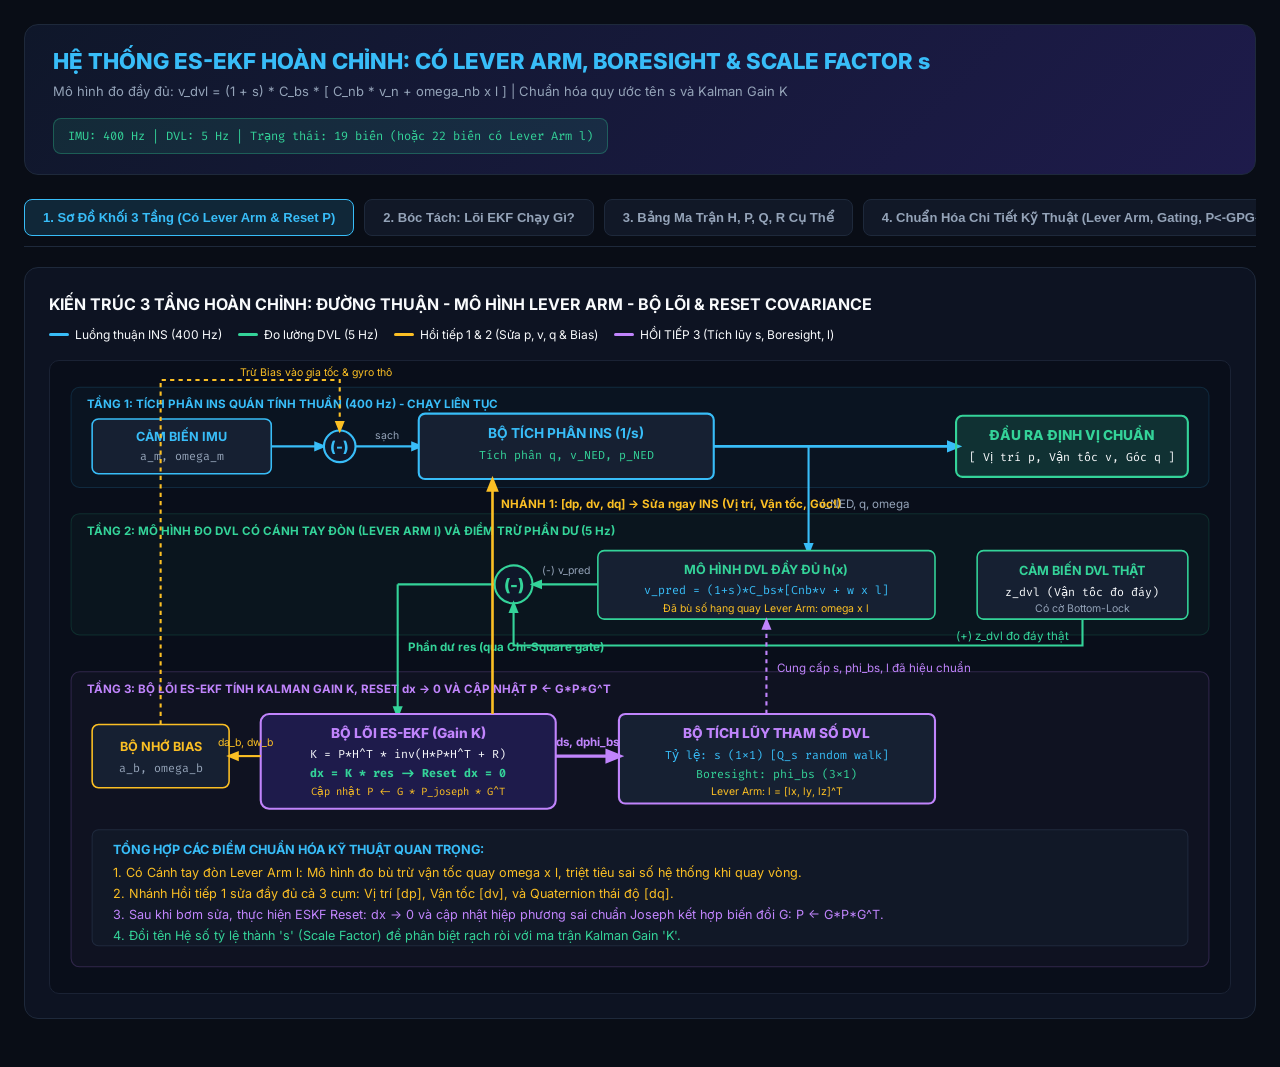
<file: kalman.html>
<!DOCTYPE html>
<html lang="vi">
<head>
  <meta charset="UTF-8">
  <meta name="viewport" content="width=device-width, initial-scale=1.0">
  <title>Mô Hình ES-EKF Đầy Đủ: Lever Arm, Boresight & Scale Factor s</title>
  <link rel="preconnect" href="https://fonts.googleapis.com">
  <link rel="preconnect" href="https://fonts.gstatic.com" crossorigin>
  <link href="https://fonts.googleapis.com/css2?family=Fira+Code:wght@400;500;600;700&family=Inter:wght@400;500;600;700;800&display=swap" rel="stylesheet">
  <style>
    :root {
      --bg: #090d16;
      --card-bg: #111827;
      --card-border: #1e293b;
      --text: #f8fafc;
      --muted: #94a3b8;
      
      --blue: #38bdf8;
      --green: #34d399;
      --amber: #fbbf24;
      --purple: #c084fc;
      --rose: #fb7185;
    }

    * { box-sizing: border-box; margin: 0; padding: 0; }

    body {
      background: var(--bg);
      color: var(--text);
      font-family: 'Inter', sans-serif;
      padding: 24px;
      line-height: 1.5;
    }

    .header-box {
      background: linear-gradient(135deg, #0f172a 0%, #1e1b4b 100%);
      border: 1px solid var(--card-border);
      border-radius: 14px;
      padding: 20px 28px;
      margin-bottom: 24px;
      display: flex;
      justify-content: space-between;
      align-items: center;
      flex-wrap: wrap;
      gap: 16px;
    }

    .header-box h1 {
      font-size: 22px;
      font-weight: 800;
      color: #38bdf8;
    }

    .header-box p {
      font-size: 13px;
      color: var(--muted);
      margin-top: 4px;
    }

    .tab-bar {
      display: flex;
      gap: 10px;
      margin-bottom: 20px;
      border-bottom: 1px solid var(--card-border);
      padding-bottom: 10px;
      overflow-x: auto;
    }

    .tab-btn {
      background: #111827;
      border: 1px solid var(--card-border);
      color: var(--muted);
      padding: 10px 18px;
      border-radius: 8px;
      font-weight: 600;
      font-size: 13px;
      cursor: pointer;
      white-space: nowrap;
      transition: all 0.2s;
    }

    .tab-btn:hover { background: #1e293b; color: #fff; }
    .tab-btn.active {
      background: rgba(56, 189, 248, 0.15);
      border-color: #38bdf8;
      color: #38bdf8;
    }

    .tab-content { display: none; }
    .tab-content.active { display: block; }

    .diagram-panel {
      background: #0d1322;
      border: 1px solid var(--card-border);
      border-radius: 14px;
      padding: 24px;
      margin-bottom: 24px;
    }

    .diagram-title {
      display: flex;
      justify-content: space-between;
      align-items: center;
      margin-bottom: 16px;
      flex-wrap: wrap;
      gap: 10px;
    }

    .diagram-title h3 {
      font-size: 16px;
      font-weight: 700;
      color: #f8fafc;
    }

    .legend-row {
      display: flex;
      gap: 16px;
      font-size: 12px;
      flex-wrap: wrap;
    }

    .legend-item { display: flex; align-items: center; gap: 6px; }
    .legend-line { width: 20px; height: 3px; border-radius: 2px; }

    svg {
      width: 100%;
      height: auto;
      display: block;
      background: #090e1a;
      border-radius: 10px;
      border: 1px solid #1a2234;
    }

    .grid-2 {
      display: grid;
      grid-template-columns: repeat(auto-fit, minmax(480px, 1fr));
      gap: 20px;
      margin-bottom: 24px;
    }

    .grid-3 {
      display: grid;
      grid-template-columns: repeat(auto-fit, minmax(320px, 1fr));
      gap: 16px;
      margin-bottom: 24px;
    }

    .card {
      background: var(--card-bg);
      border: 1px solid var(--card-border);
      border-radius: 12px;
      padding: 18px;
    }

    .card-header {
      font-size: 14px;
      font-weight: 700;
      margin-bottom: 12px;
      display: flex;
      align-items: center;
      gap: 8px;
      border-bottom: 1px solid rgba(255,255,255,0.06);
      padding-bottom: 8px;
    }

    .code-box {
      font-family: 'Fira Code', monospace;
      background: #070a12;
      border: 1px solid #1a2333;
      border-radius: 6px;
      padding: 12px;
      font-size: 12px;
      line-height: 1.6;
      color: #38bdf8;
      overflow-x: auto;
    }

    .step-badge {
      display: inline-block;
      width: 22px;
      height: 22px;
      line-height: 22px;
      text-align: center;
      border-radius: 50%;
      background: rgba(56, 189, 248, 0.2);
      color: #38bdf8;
      font-size: 11px;
      font-weight: 700;
    }

    table {
      width: 100%;
      border-collapse: collapse;
      font-family: 'Fira Code', monospace;
      font-size: 12px;
      margin-top: 10px;
    }

    th, td {
      border: 1px solid var(--card-border);
      padding: 8px 10px;
      text-align: left;
    }

    th { background: #162032; color: var(--muted); }
    td.hl { color: #38bdf8; font-weight: 600; }
  </style>
</head>
<body>

  <!-- HEADER -->
  <div class="header-box">
    <div>
      <h1>HỆ THỐNG ES-EKF HOÀN CHỈNH: CÓ LEVER ARM, BORESIGHT & SCALE FACTOR s</h1>
      <p>Mô hình đo đầy đủ: v_dvl = (1 + s) * C_bs * [ C_nb * v_n + omega_nb x l ] | Chuẩn hóa quy ước tên s và Kalman Gain K</p>
    </div>
    <div style="font-family: 'Fira Code'; font-size: 12px; color: #34d399; background: rgba(52,211,153,0.1); padding: 8px 14px; border-radius: 8px; border: 1px solid rgba(52,211,153,0.3);">
      IMU: 400 Hz | DVL: 5 Hz | Trạng thái: 19 biến (hoặc 22 biến có Lever Arm l)
    </div>
  </div>

  <!-- TAB BAR -->
  <div class="tab-bar">
    <button class="tab-btn active" onclick="openTab('tab-diagram')">1. Sơ Đồ Khối 3 Tầng (Có Lever Arm & Reset P)</button>
    <button class="tab-btn" onclick="openTab('tab-core')">2. Bóc Tách: Lõi EKF Chạy Gì?</button>
    <button class="tab-btn" onclick="openTab('tab-matrices')">3. Bảng Ma Trận H, P, Q, R Cụ Thể</button>
    <button class="tab-btn" onclick="openTab('tab-expert-fixes')">4. Chuẩn Hóa Chi Tiết Kỹ Thuật (Lever Arm, Gating, P<-GPG^T)</button>
  </div>

  <!-- TAB 1: SƠ ĐỒ KHỐI 3 TẦNG HOÀN CHỈNH -->
  <div id="tab-diagram" class="tab-content active">
    <div class="diagram-panel">
      <div class="diagram-title">
        <h3>KIẾN TRÚC 3 TẦNG HOÀN CHỈNH: ĐƯỜNG THUẬN - MÔ HÌNH LEVER ARM - BỘ LÕI & RESET COVARIANCE</h3>
        <div class="legend-row">
          <div class="legend-item"><div class="legend-line" style="background:#38bdf8;"></div> Luồng thuận INS (400 Hz)</div>
          <div class="legend-item"><div class="legend-line" style="background:#34d399;"></div> Đo lường DVL (5 Hz)</div>
          <div class="legend-item"><div class="legend-line" style="background:#fbbf24;"></div> Hồi tiếp 1 & 2 (Sửa p, v, q & Bias)</div>
          <div class="legend-item"><div class="legend-line" style="background:#c084fc;"></div> HỒI TIẾP 3 (Tích lũy s, Boresight, l)</div>
        </div>
      </div>

      <!-- CLEAN ORTHOGONAL SVG DIAGRAM -->
      <svg viewBox="0 0 1120 600" xmlns="http://www.w3.org/2000/svg">
        <defs>
          <marker id="arr-blue" viewBox="0 0 10 10" refX="6" refY="5" markerWidth="6" markerHeight="6" orient="auto">
            <path d="M 0 1 L 10 5 L 0 9 z" fill="#38bdf8"/>
          </marker>
          <marker id="arr-green" viewBox="0 0 10 10" refX="6" refY="5" markerWidth="6" markerHeight="6" orient="auto">
            <path d="M 0 1 L 10 5 L 0 9 z" fill="#34d399"/>
          </marker>
          <marker id="arr-amber" viewBox="0 0 10 10" refX="6" refY="5" markerWidth="6" markerHeight="6" orient="auto">
            <path d="M 0 1 L 10 5 L 0 9 z" fill="#fbbf24"/>
          </marker>
          <marker id="arr-purple" viewBox="0 0 10 10" refX="6" refY="5" markerWidth="6" markerHeight="6" orient="auto">
            <path d="M 0 1 L 10 5 L 0 9 z" fill="#c084fc"/>
          </marker>
        </defs>

        <!-- ==================== TẦNG 1: LUỒNG THUẬN INS (400 Hz) ==================== -->
        <rect x="20" y="25" width="1080" height="95" rx="8" fill="rgba(56, 189, 248, 0.03)" stroke="rgba(56, 189, 248, 0.15)"/>
        <text x="35" y="45" fill="#38bdf8" font-size="11" font-weight="700">TẦNG 1: TÍCH PHÂN INS QUÁN TÍNH THUẦN (400 Hz) - CHẠY LIÊN TỤC</text>

        <!-- Khối IMU -->
        <rect x="40" y="55" width="170" height="52" rx="6" fill="#162032" stroke="#38bdf8" stroke-width="1.5"/>
        <text x="125" y="76" text-anchor="middle" fill="#38bdf8" font-size="12" font-weight="700">CẢM BIẾN IMU</text>
        <text x="125" y="94" text-anchor="middle" fill="#94a3b8" font-size="11" font-family="Fira Code">a_m, omega_m</text>

        <!-- Mũi tên từ IMU sang điểm trừ Bias -->
        <line x1="210" y1="81" x2="258" y2="81" stroke="#38bdf8" stroke-width="2" marker-end="url(#arr-blue)"/>

        <!-- Điểm trừ Bias (-) -->
        <circle cx="275" cy="81" r="15" fill="#0f172a" stroke="#38bdf8" stroke-width="2"/>
        <text x="275" y="86" text-anchor="middle" fill="#38bdf8" font-size="14" font-weight="800">(-)</text>

        <!-- Mũi tên từ điểm trừ sang INS -->
        <line x1="290" y1="81" x2="350" y2="81" stroke="#38bdf8" stroke-width="2" marker-end="url(#arr-blue)"/>
        <text x="320" y="74" text-anchor="middle" fill="#94a3b8" font-size="10">sạch</text>

        <!-- Khối Bộ tích phân INS 1/s -->
        <rect x="350" y="50" width="280" height="62" rx="6" fill="#162032" stroke="#38bdf8" stroke-width="2"/>
        <text x="490" y="73" text-anchor="middle" fill="#38bdf8" font-size="13" font-weight="700">BỘ TÍCH PHÂN INS (1/s)</text>
        <text x="490" y="93" text-anchor="middle" fill="#34d399" font-size="11" font-family="Fira Code">Tích phân q, v_NED, p_NED</text>

        <!-- Mũi tên từ INS ra Đầu ra -->
        <line x1="630" y1="81" x2="860" y2="81" stroke="#38bdf8" stroke-width="2.5" marker-end="url(#arr-blue)"/>

        <!-- Khối ĐẦU RA ĐỊNH VỊ -->
        <rect x="860" y="52" width="220" height="58" rx="6" fill="rgba(52, 211, 153, 0.15)" stroke="#34d399" stroke-width="2"/>
        <text x="970" y="75" text-anchor="middle" fill="#34d399" font-size="13" font-weight="800">ĐẦU RA ĐỊNH VỊ CHUẨN</text>
        <text x="970" y="95" text-anchor="middle" fill="#f8fafc" font-size="11" font-family="Fira Code">[ Vị trí p, Vận tốc v, Góc q ]</text>


        <!-- ==================== TẦNG 2: MÔ HÌNH DVL ĐẦY ĐỦ CÓ LEVER ARM (5 Hz) ==================== -->
        <rect x="20" y="145" width="1080" height="115" rx="8" fill="rgba(52, 211, 153, 0.03)" stroke="rgba(52, 211, 153, 0.15)"/>
        <text x="35" y="165" fill="#34d399" font-size="11" font-weight="700">TẦNG 2: MÔ HÌNH ĐO DVL CÓ CÁNH TAY ĐÒN (LEVER ARM l) VÀ ĐIỂM TRỪ PHẦN DƯ (5 Hz)</text>

        <!-- Trích xuất vận tốc INS và omega xuống Mô hình DVL -->
        <line x1="720" y1="81" x2="720" y2="180" stroke="#38bdf8" stroke-width="2" marker-end="url(#arr-blue)"/>
        <text x="730" y="140" fill="#94a3b8" font-size="11">v_NED, q, omega</text>

        <!-- Khối Mô hình quan sát DVL h(x) CÓ LEVER ARM -->
        <rect x="520" y="180" width="320" height="65" rx="6" fill="#162032" stroke="#34d399" stroke-width="1.5"/>
        <text x="680" y="202" text-anchor="middle" fill="#34d399" font-size="12" font-weight="700">MÔ HÌNH DVL ĐẦY ĐỦ h(x)</text>
        <text x="680" y="221" text-anchor="middle" fill="#38bdf8" font-size="11" font-family="Fira Code">v_pred = (1+s)*C_bs*[Cnb*v + w x l]</text>
        <text x="680" y="238" text-anchor="middle" fill="#fbbf24" font-size="10">Đã bù số hạng quay Lever Arm: omega x l</text>

        <!-- Khối Cảm biến DVL A125 -->
        <rect x="880" y="180" width="200" height="65" rx="6" fill="#162032" stroke="#34d399" stroke-width="1.5"/>
        <text x="980" y="203" text-anchor="middle" fill="#34d399" font-size="12" font-weight="700">CẢM BIẾN DVL THẬT</text>
        <text x="980" y="223" text-anchor="middle" fill="#f8fafc" font-size="11" font-family="Fira Code">z_dvl (Vận tốc đo đáy)</text>
        <text x="980" y="238" text-anchor="middle" fill="#94a3b8" font-size="10">Có cờ Bottom-Lock</text>

        <!-- Điểm trừ phần dư (-) -->
        <circle cx="440" cy="212" r="18" fill="#0f172a" stroke="#34d399" stroke-width="2"/>
        <text x="440" y="218" text-anchor="middle" fill="#34d399" font-size="16" font-weight="800">(-)</text>

        <!-- Đường từ h(x) sang điểm trừ -->
        <line x1="520" y1="212" x2="460" y2="212" stroke="#34d399" stroke-width="2" marker-end="url(#arr-green)"/>
        <text x="490" y="202" text-anchor="middle" fill="#94a3b8" font-size="10">(-) v_pred</text>

        <!-- Đường từ DVL thật sang điểm trừ (vòng xuống rồi sang) -->
        <path d="M 980 245 L 980 270 L 440 270 L 440 232" fill="none" stroke="#34d399" stroke-width="2" marker-end="url(#arr-green)"/>
        <text x="860" y="265" fill="#34d399" font-size="11">(+) z_dvl đo đáy thật</text>


        <!-- ==================== TẦNG 3: BỘ LÕI ES-EKF & 3 NHÁNH HỒI TIẾP ==================== -->
        <rect x="20" y="295" width="1080" height="280" rx="8" fill="rgba(192, 132, 252, 0.03)" stroke="rgba(192, 132, 252, 0.2)"/>
        <text x="35" y="315" fill="#c084fc" font-size="11" font-weight="700">TẦNG 3: BỘ LÕI ES-EKF TÍNH KALMAN GAIN K, RESET dx -> 0 VÀ CẬP NHẬT P <- G*P*G^T</text>

        <!-- Tín hiệu phần dư từ Điểm trừ đi xuống Khối Kalman -->
        <line x1="422" y1="212" x2="330" y2="212" stroke="#34d399" stroke-width="2"/>
        <line x1="330" y1="212" x2="330" y2="335" stroke="#34d399" stroke-width="2" marker-end="url(#arr-green)"/>
        <text x="340" y="275" fill="#34d399" font-size="11" font-weight="700">Phần dư res (qua Chi-Square gate)</text>

        <!-- KHỐI LÕI ES-EKF: KALMAN GAIN K & RESET -->
        <rect x="200" y="335" width="280" height="90" rx="8" fill="#1e1b4b" stroke="#c084fc" stroke-width="2"/>
        <text x="340" y="358" text-anchor="middle" fill="#c084fc" font-size="13" font-weight="800">BỘ LÕI ES-EKF (Gain K)</text>
        <text x="340" y="377" text-anchor="middle" fill="#f8fafc" font-size="11" font-family="Fira Code">K = P*H^T * inv(H*P*H^T + R)</text>
        <text x="340" y="395" text-anchor="middle" fill="#34d399" font-size="11" font-family="Fira Code" font-weight="700">dx = K * res -> Reset dx = 0</text>
        <text x="340" y="412" text-anchor="middle" fill="#fbbf24" font-size="10" font-family="Fira Code">Cập nhật P <- G * P_joseph * G^T</text>

        <!-- KHỐI LƯU TRỮ BIAS IMU -->
        <rect x="40" y="345" width="130" height="60" rx="6" fill="#162032" stroke="#fbbf24" stroke-width="1.5"/>
        <text x="105" y="370" text-anchor="middle" fill="#fbbf24" font-size="12" font-weight="700">BỘ NHỚ BIAS</text>
        <text x="105" y="390" text-anchor="middle" fill="#94a3b8" font-size="11" font-family="Fira Code">a_b, omega_b</text>

        <!-- KHỐI LƯU TRỮ s VÀ BORESIGHT (CÓ LEVER ARM) -->
        <rect x="540" y="335" width="300" height="85" rx="6" fill="#162032" stroke="#c084fc" stroke-width="2"/>
        <text x="690" y="358" text-anchor="middle" fill="#c084fc" font-size="13" font-weight="800">BỘ TÍCH LŨY THAM SỐ DVL</text>
        <text x="690" y="378" text-anchor="middle" fill="#38bdf8" font-size="11" font-family="Fira Code">Tỷ lệ: s (1x1) [Q_s random walk]</text>
        <text x="690" y="396" text-anchor="middle" fill="#34d399" font-size="11" font-family="Fira Code">Boresight: phi_bs (3x1)</text>
        <text x="690" y="412" text-anchor="middle" fill="#fbbf24" font-size="10">Lever Arm: l = [lx, ly, lz]^T</text>

        <!-- ==================== 3 NHÁNH HỒI TIẾP ==================== -->

        <!-- NHÁNH 1: HỒI TIẾP SỬA INS [dp, dv, dq] ĐẦY ĐỦ -->
        <path d="M 420 335 L 420 115" fill="none" stroke="#fbbf24" stroke-width="2.5" marker-end="url(#arr-amber)"/>
        <text x="428" y="140" fill="#fbbf24" font-size="11" font-weight="700">NHÁNH 1: [dp, dv, dq] -> Sửa ngay INS (Vị trí, Vận tốc, Góc!)</text>

        <!-- NHÁNH 2: HỒI TIẾP BÙ BIAS [da_b, dw_b] -->
        <line x1="200" y1="375" x2="172" y2="375" stroke="#fbbf24" stroke-width="2" marker-end="url(#arr-amber)"/>
        <text x="186" y="365" text-anchor="middle" fill="#fbbf24" font-size="10">da_b, dw_b</text>

        <!-- Đường từ Bộ nhớ Bias lên điểm trừ Bias Tầng 1 -->
        <path d="M 105 345 L 105 18 L 275 18 L 275 64" fill="none" stroke="#fbbf24" stroke-width="2" stroke-dasharray="4" marker-end="url(#arr-amber)"/>
        <text x="180" y="14" fill="#fbbf24" font-size="10">Trừ Bias vào gia tốc & gyro thô</text>

        <!-- NHÁNH 3: HỒI TIẾP TÍCH LŨY s, BORESIGHT & LEVER ARM -->
        <line x1="480" y1="375" x2="538" y2="375" stroke="#c084fc" stroke-width="3" marker-end="url(#arr-purple)"/>
        <text x="510" y="365" text-anchor="middle" fill="#c084fc" font-size="11" font-weight="700">ds, dphi_bs</text>

        <!-- Đường đưa s, phi_bs, l từ bộ nhớ ngược lên mô hình DVL h(x) -->
        <path d="M 680 335 L 680 248" fill="none" stroke="#c084fc" stroke-width="2" stroke-dasharray="4" marker-end="url(#arr-purple)"/>
        <text x="690" y="295" fill="#c084fc" font-size="11">Cung cấp s, phi_bs, l đã hiệu chuẩn</text>

        <!-- GIẢI THÍCH NHÃN HỒI TIẾP Ở ĐÁY -->
        <rect x="40" y="445" width="1040" height="110" rx="6" fill="#111827" stroke="#1f293d"/>
        <text x="60" y="468" fill="#38bdf8" font-size="12" font-weight="700">TỔNG HỢP CÁC ĐIỂM CHUẨN HÓA KỸ THUẬT QUAN TRỌNG:</text>
        <text x="60" y="490" fill="#fbbf24" font-size="12">1. Có Cánh tay đòn Lever Arm l: Mô hình đo bù trừ vận tốc quay omega x l, triệt tiêu sai số hệ thống khi quay vòng.</text>
        <text x="60" y="510" fill="#fbbf24" font-size="12">2. Nhánh Hồi tiếp 1 sửa đầy đủ cả 3 cụm: Vị trí [dp], Vận tốc [dv], và Quaternion thái độ [dq].</text>
        <text x="60" y="530" fill="#c084fc" font-size="12">3. Sau khi bơm sửa, thực hiện ESKF Reset: dx -> 0 và cập nhật hiệp phương sai chuẩn Joseph kết hợp biến đổi G: P <- G*P*G^T.</text>
        <text x="60" y="550" fill="#34d399" font-size="12">4. Đổi tên Hệ số tỷ lệ thành 's' (Scale Factor) để phân biệt rạch ròi với ma trận Kalman Gain 'K'.</text>
      </svg>
    </div>
  </div>

  <!-- TAB 2: BÓC TÁCH BỘ LÕI EKF -->
  <div id="tab-core" class="tab-content">
    <div class="grid-3">
      
      <div class="card">
        <div class="card-header">
          <span class="step-badge">1</span>
          <h4>BƯỚC 1: TÍNH PHẦN DƯ CÓ LEVER ARM</h4>
        </div>
        <p style="font-size: 13px; color: var(--muted); margin-bottom: 10px;">
          Lấy số đo thật từ DVL trừ đi dự báo INS (đã tính cả thành phần quay omega x l):
        </p>
        <div class="code-box">
v_pred = (1 + s) * C_bs * [Cnb*v + w x l]
z_dvl thật = [1.51, 0.09, 0.00] m/s
v_pred nhẩm = [1.48, 0.07, 0.00] m/s
------------------------------------
residual   = z_dvl - v_pred
           = [+0.03, +0.02, 0.00] m/s
        </div>
        <p style="font-size: 12px; color: #34d399; margin-top: 10px;">
          -> Thành phần w x l đã bù đúng 0.07 m/s vận tốc trượt khi quay, phần dư còn lại chỉ phản ánh đúng Boresight thật!
        </p>
      </div>

      <div class="card">
        <div class="card-header">
          <span class="step-badge">2</span>
          <h4>BƯỚC 2: KALMAN GAIN K PHÂN CHIA SAI SỐ</h4>
        </div>
        <p style="font-size: 13px; color: var(--muted); margin-bottom: 10px;">
          Gain K (19x3 hoặc 22x3) bóc tách chính xác nguyên nhân gây ra 0.03 m/s:
        </p>
        <div class="code-box">
dx = K * residual (19 phần tử)
------------------------------------
dp       = [+0.001, +0.001, 0.0] m
dv       = +0.015 m/s (Lỗi vận tốc INS)
dtheta   = +0.002 rad (Lỗi góc INS)
da_b     = +0.0001 m/s^2 (Trôi acc)
dw_b     = +0.00005 rad/s (Trôi gyro)
ds       = +0.001     (Lệch Scale Factor s)
dphi_bs  = +0.003 rad (Lệch Boresight)
        </div>
        <p style="font-size: 12px; color: #fbbf24; margin-top: 10px;">
          -> Phân định rạch ròi từng thành phần, không đổ nhầm lỗi cho nhau!
        </p>
      </div>

      <div class="card">
        <div class="card-header">
          <span class="step-badge">3</span>
          <h4>BƯỚC 3: INJECTION & ESKF RESET P <- G*P*G^T</h4>
        </div>
        <p style="font-size: 13px; color: var(--muted); margin-bottom: 10px;">
          Bơm sai số vào đúng vị trí và reset hệ thống về gốc 0:
        </p>
        <div class="code-box">
1. Sửa INS:
   p = p + dp
   v = v + dv
   q = q (x) Exp(dtheta)

2. Bù Bias:
   a_b = a_b + da_b
   omega_b = omega_b + dw_b

3. Cập nhật tham số DVL:
   s      = s + ds        (Hội tụ về 1.0%)
   phi_bs = phi_bs + dphi (Hội tụ về 1.0 độ)

4. ESKF Reset & Covariance:
   dx = zeros(19, 1)
   P  = G * P_joseph * G^T
        </div>
      </div>

    </div>
  </div>

  <!-- TAB 3: BẢNG MA TRẬN & SỐ LIỆU -->
  <div id="tab-matrices" class="tab-content">
    <div class="card" style="margin-bottom: 20px;">
      <div class="card-header">
        <h4>MA TRẬN JACOBIAN ĐO LƯỜNG H ĐẦY ĐỦ (3 x 19 hoặc 3 x 22)</h4>
      </div>
      <p style="font-size: 13px; color: var(--muted); margin-bottom: 10px;">
        Khai triển đầy đủ theo đạo hàm chuỗi, bao gồm cả số hạng đạo hàm theo Bias Gyro qua cánh tay đòn <b>omega x l</b>:
      </p>
      <div class="code-box">
Đặt: v_L_b = C_n_b * v_NED + omega_nb_b x l (Vận tốc tại tâm DVL ở khung thân)

1. H_v       = (1 + s) * C_bs * C_n_b          (3 x 3)  - Đạo hàm theo vận tốc NED
2. H_theta   = (1 + s) * C_bs * [C_n_b * v_n]x  (3 x 3)  - Đạo hàm theo góc thái độ
3. H_omega_b = (1 + s) * C_bs * [l]x           (3 x 3)  - ĐẠO HÀM THEO BIAS GYRO QUA LEVER ARM!
4. H_s       = C_bs * v_L_b                    (3 x 1)  - Đạo hàm theo Scale factor s
5. H_bs      = (1 + s) * [v_L_b]x              (3 x 3)  - Đạo hàm theo góc Boresight
6. H_l       = -(1 + s) * C_bs * [omega]x      (3 x 3)  - Đạo hàm theo Lever Arm l (nếu mở rộng 22 biến)
7. H_p       = 0_3x3,   H_ab = 0_3x3           (3 x 3)
      </div>
    </div>

    <div class="card">
      <div class="card-header">
        <h4>TỔNG HỢP TOÀN BỘ CÁC MA TRẬN VÀ THAM SỐ ĐÃ CHUẨN HÓA</h4>
      </div>
      <table>
        <thead>
          <tr>
            <th>Ký hiệu</th>
            <th>Tên Ma Trận</th>
            <th>Kích thước</th>
            <th>Ý nghĩa & Giá trị chuẩn hóa</th>
          </tr>
        </thead>
        <tbody>
          <tr>
            <td class="hl">x</td>
            <td>Vector Danh định</td>
            <td>20 x 1 (hoặc 23x1)</td>
            <td>Chứa: p (3), v (3), q (4), a_b (3), omega_b (3), s (1), phi_bs (3) và tùy chọn l (3).</td>
          </tr>
          <tr>
            <td class="hl">dx</td>
            <td>Vector Sai số</td>
            <td>19 x 1 (hoặc 22x1)</td>
            <td>Chứa: dp (3), dv (3), dtheta (3), da_b (3), dw_b (3), ds (1), dphi_bs (3) và dl (3).</td>
          </tr>
          <tr>
            <td class="hl">H</td>
            <td>Jacobian Đo lường</td>
            <td>3 x 19</td>
            <td>Chứa đủ các khối H_v, H_theta, H_omega_b (chứa [l]x), H_s, H_bs. Kiểm chứng bằng finite difference.</td>
          </tr>
          <tr>
            <td class="hl">P_0</td>
            <td>Hiệp phương sai đầu</td>
            <td>19 x 19</td>
            <td>P_s = (0.03)^2 (tức +-3%), P_bs = (2 độ)^2 (+-2 độ), P_l = (0.05m)^2 (nếu ước lượng l).</td>
          </tr>
          <tr>
            <td class="hl">Q</td>
            <td>Nhiễu quá trình IMU</td>
            <td>13 x 13</td>
            <td>ARW = 0.025 deg/sqrt(h), VRW = 0.015 m/s/sqrt(h). Q_s = 1e-10 * dt (Random walk nhỏ cho s).</td>
          </tr>
          <tr>
            <td class="hl">R</td>
            <td>Nhiễu đo DVL</td>
            <td>3 x 3</td>
            <td>DVL A125: sigma = 0.001 * |v| + 0.1 mm/s. R = diag([sigma^2, sigma^2, sigma^2]).</td>
          </tr>
          <tr>
            <td class="hl">K</td>
            <td>Kalman Gain</td>
            <td>19 x 3</td>
            <td>K = P * H^T * inv(H * P * H^T + R). (Phân biệt chữ hoa K với scale factor s).</td>
          </tr>
        </tbody>
      </table>
    </div>
  </div>

  <!-- TAB 4: CHUẨN HÓA CHI TIẾT KỸ THUẬT -->
  <div id="tab-expert-fixes" class="tab-content">
    
    <!-- MỤC 1: LEVER ARM -->
    <div class="card" style="margin-bottom: 20px; border-left: 4px solid #38bdf8;">
      <div class="card-header">
        <h4 style="color: #38bdf8;">1. TẠI SAO BẮT BUỘC PHẢI CÓ CÁNH TAY ĐÒN LEVER ARM l (omega x l)?</h4>
      </div>
      <p style="font-size: 13px; color: var(--muted); margin-bottom: 10px;">
        Đầu đo DVL bắt buộc phải gắn ở đáy vỏ tàu, cách xa cụm IMU một khoảng <b>l = [lx, ly, lz]^T</b>. Khi tàu cơ động quay vòng:
      </p>
      <div class="code-box">
Mô hình vận tốc chuẩn tại đầu đo DVL:
v_DVL^b = C_n_b * v_NED + omega_nb^b x l

Ví dụ thực tế:
- Tàu lượn hình số 8 với tốc độ quay: omega_z = 8 độ/s ≈ 0.14 rad/s
- DVL lắp cách IMU về phía mũi tàu: lx = 0.5 mét
-> Vận tốc dạt do cánh tay đòn sinh ra:
   v_sway = omega_z * lx = 0.14 * 0.5 = 0.07 m/s!

HẬU QUẢ NẾU THIẾU omega x l:
Con số 0.07 m/s này gấp 70 lần độ phân giải của DVL. Bộ lọc EKF sẽ nhầm tưởng 0.07 m/s này
là do góc Yaw Boresight (gamma) gây ra:
   gamma_ảo ≈ 0.07 / 1.5 ≈ 0.047 rad ≈ 2.7 độ!
-> Boresight bị ước lượng sai lệch ngay lập tức tới gần 3 độ!
Do đó, số hạng omega x l là BẮT BUỘC PHẢI CÓ trong mô hình đo.
      </div>
    </div>

    <!-- MỤC 2: MA TRẬN H & FINITE DIFFERENCE -->
    <div class="card" style="margin-bottom: 20px; border-left: 4px solid #34d399;">
      <div class="card-header">
        <h4 style="color: #34d399;">2. ĐẠO HÀM JACOBIAN H VÀ KIỂM CHỨNG BẰNG ĐẠO HÀM SỐ (FINITE DIFFERENCE)</h4>
      </div>
      <p style="font-size: 13px; color: var(--muted); margin-bottom: 10px;">
        Trong ma trận H, do có số hạng `omega_nb^b x l`, và `omega_nb^b = omega_m - omega_b - delta_omega_b`, nên trong H xuất hiện thêm khối đạo hàm theo <b>delta_omega_b (Bias Gyro)</b>:
      </p>
      <div class="code-box">
H_omega_b = dh / d(delta_omega_b) = (1 + s) * C_bs * [l]x   (Kích thước: 3 x 3)

Khuyến nghị kiểm chứng bằng Finite Difference trong MATLAB trước khi chạy:
for i = 1:19
    dx_pert = zeros(19, 1); dx_pert(i) = 1e-7;
    x_pert = inject(x, dx_pert);
    H_num(:, i) = (h(x_pert) - h(x)) / 1e-7;
end
err_H = max(abs(H_analytic - H_num)); % Đảm bảo err_H < 1e-5!
      </div>
    </div>

    <!-- MỤC 3: NHÁNH 1 & RESET COVARIANCE -->
    <div class="card" style="margin-bottom: 20px; border-left: 4px solid #fbbf24;">
      <div class="card-header">
        <h4 style="color: #fbbf24;">3. NHÁNH HỒI TIẾP 1 ĐẦY ĐỦ [dp, dv, dq] VÀ CẬP NHẬT P <- G * P * G^T</h4>
      </div>
      <p style="font-size: 13px; color: var(--muted); margin-bottom: 10px;">
        Nhánh 1 phải sửa đầy đủ cả 3 cụm trạng thái của INS danh định và thực hiện reset hiệp phương sai:
      </p>
      <div class="code-box">
1. Bơm sửa danh định (Injection):
   p_NED = p_NED + dx(1:3);           % Sửa vị trí dp
   v_NED = v_NED + dx(4:6);           % Sửa vận tốc dv
   q     = q (x) Exp(dx(7:9));        % Sửa thái độ dq (nhân Hamilton)

2. Cập nhật Hiệp phương sai dạng Joseph bền vững:
   P = (I - K*H) * P * (I - K*H)^T + K * R * K^T

3. Biến đổi Jacobian Reset G (Joan Solà công thức 288):
   G = eye(19);
   G(7:9, 7:9) = eye(3) - 0.5 * [dx(7:9)]x;
   P = G * P * G^T;

4. Reset sai số:
   dx = zeros(19, 1);
      </div>
    </div>

    <!-- MỤC 4: CHI TIẾT TRIỂN KHAI THỰC TẾ -->
    <div class="card" style="margin-bottom: 20px; border-left: 4px solid #c084fc;">
      <div class="card-header">
        <h4 style="color: #c084fc;">4. CHI TIẾT TRIỂN KHAI: TRỄ DVL, MAHALANOBIS GATING & ĐẶT TÊN s</h4>
      </div>
      <div class="code-box">
1. Xử lý trễ thời gian DVL (Time Latency ~ 50 - 100 ms):
   - Bản tin DVL gắn timestamp t_meas.
   - Lưu buffer lịch sử trạng thái INS trong 200 ms gần nhất.
   - Khi DVL về ở thời điểm t_now, lấy trạng thái INS tại t_meas để tính h(x).

2. Cổng kiểm định Mahalanobis (Chi-Square Outlier Gating):
   - Tính khoảng cách: d2 = res^T * inv(H * P * H^T + R) * res
   - Nếu d2 > 11.34 (ngưỡng 99% cho bậc tự do 3) hoặc cờ Bottom-Lock = 0:
     -> BỎ QUA bước cập nhật DVL! Ngăn chặn dữ liệu rác làm hỏng s và Boresight.

3. Tham số Q và P_0 cho s (Scale factor):
   - s thay đổi cực chậm theo nhiệt độ/độ mặn nước biển -> Gán Q_s = 1e-10 * dt.
   - Nếu để Q_s = 0, P của s sẽ tiến về 0 quá sớm khiến s bị "khóa cứng" không thể tinh chỉnh.
   - Đặt P_0 cho s là (0.03)^2 (độ tin cậy +-3%).

4. Quy ước ký hiệu:
   - Đổi hệ số tỷ lệ thành 's' (Scale Factor) thay cho 'k' để tránh nhầm với ma trận Kalman Gain 'K'.
      </div>
    </div>

  </div>

  <script>
    function openTab(tabId) {
      document.querySelectorAll('.tab-btn').forEach(b => b.classList.remove('active'));
      document.querySelectorAll('.tab-content').forEach(c => c.classList.remove('active'));
      
      event.currentTarget.classList.add('active');
      document.getElementById(tabId).classList.add('active');
    }
  </script>

</body>
</html>
</file>
